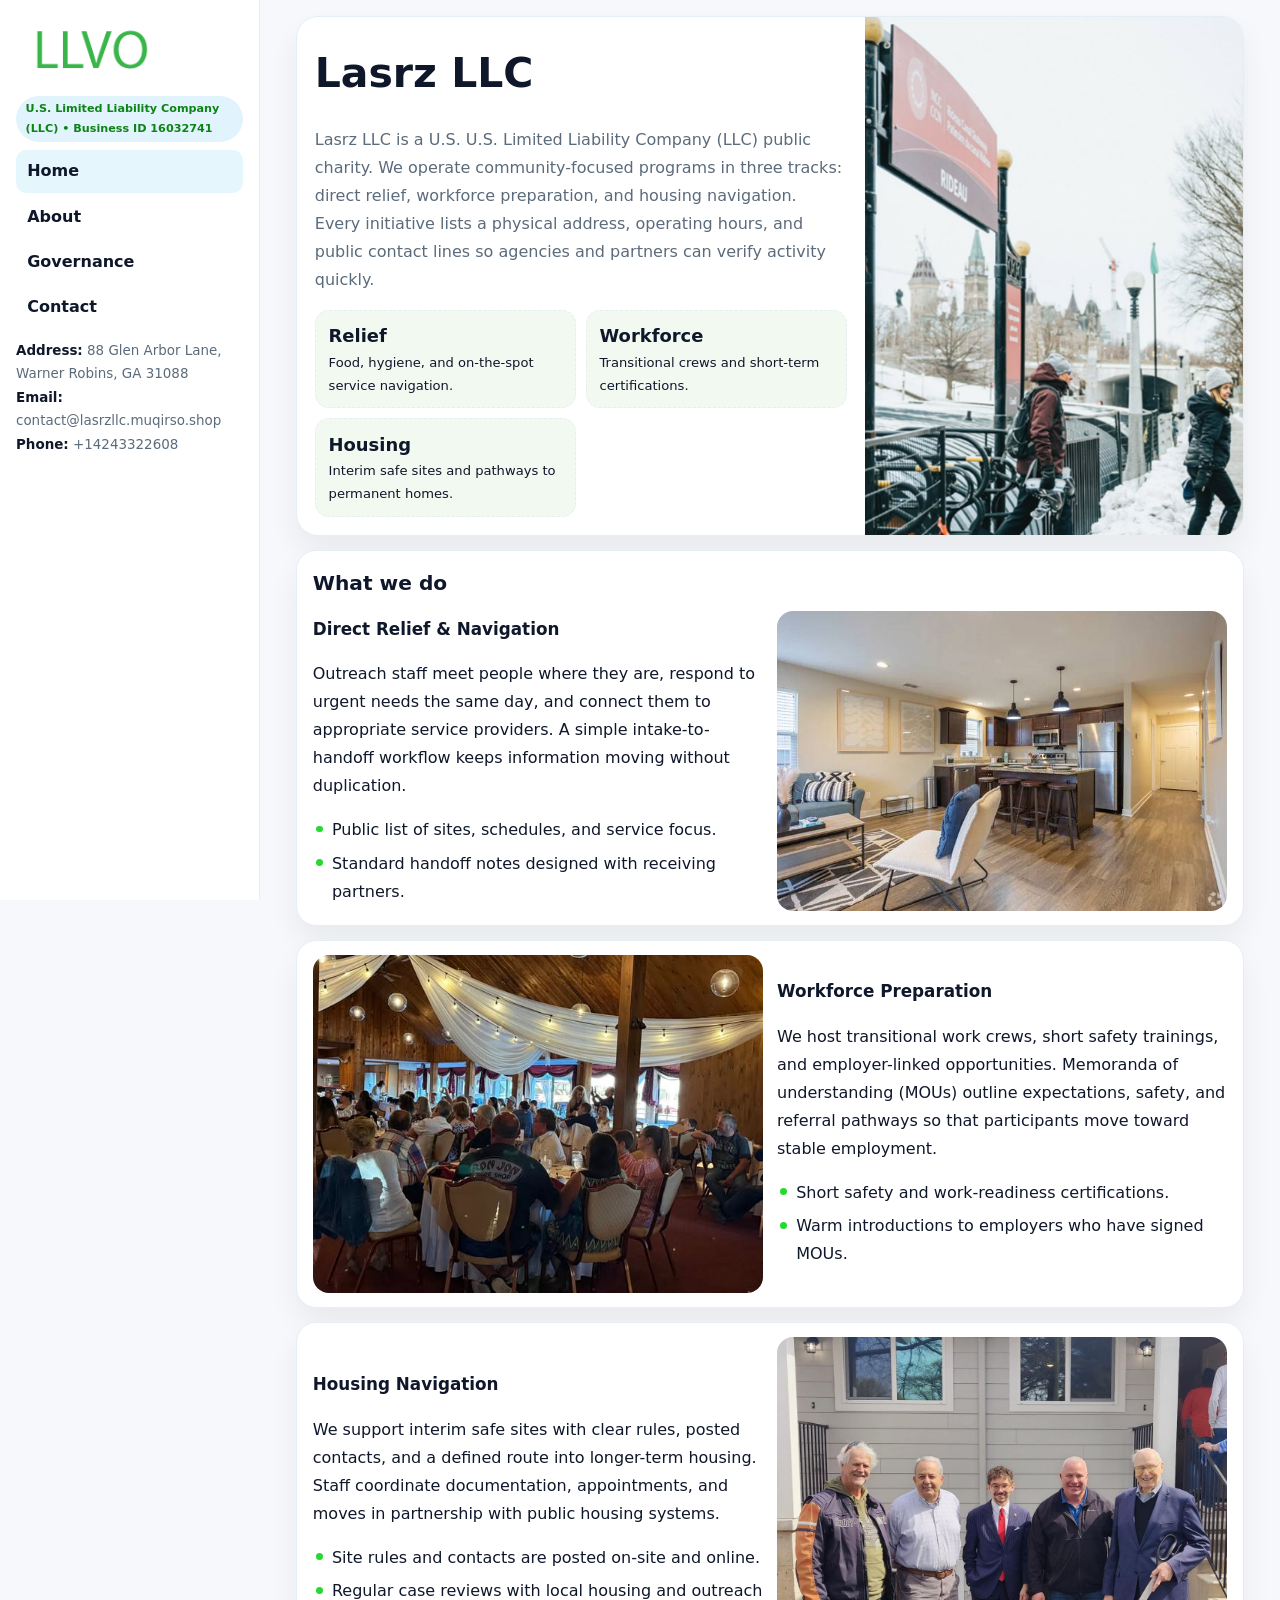
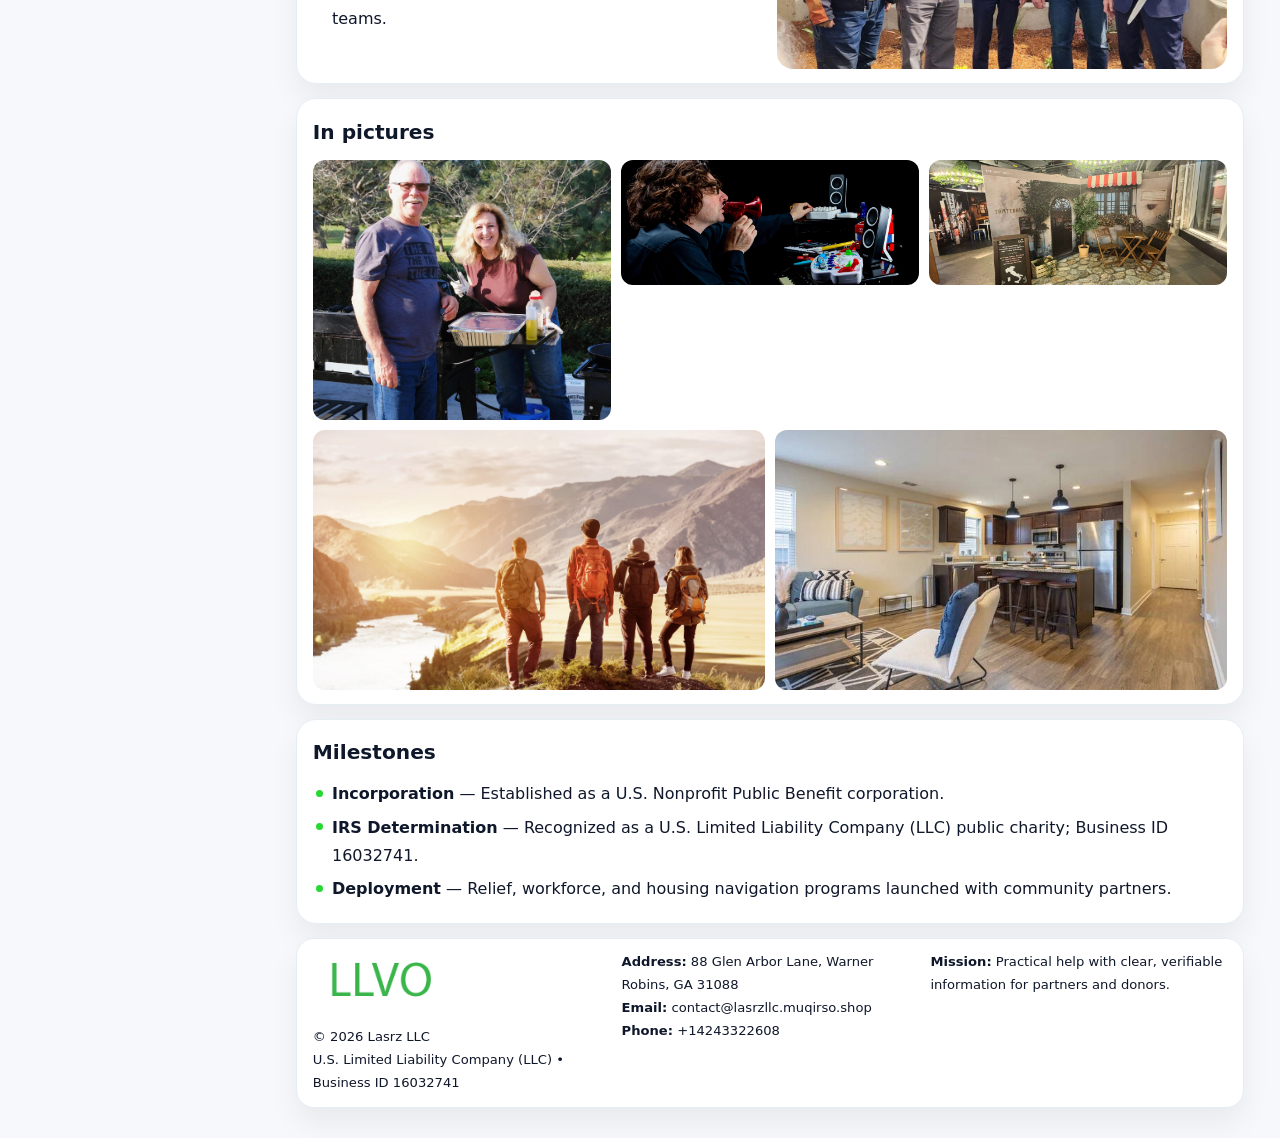
<file: index.html>
<!doctype html><html lang="en"><head>
<meta charset="utf-8">
<meta name="viewport" content="width=device-width,initial-scale=1">
<title>Lasrz LLC – Nonprofit • 2025</title>
<link rel="stylesheet" href="assets/styles.css">
<link rel="icon" href="images/logo.png">
<meta name="data-ein" content="16032741">
<meta name="data-name" content="Lasrz LLC">
  <meta name="description" content="Our nonprofit strengthens the community with programs focused on community services, education, and direct relief.">
</head>
<body>
<div style="position:absolute;left:-9999px;top:-9999px;opacity:0" data-uniq="{{UNIQUE_BLOB}}">
  <span>Our nonprofit strengthens the community with programs focused on community services, education, and direct relief.</span><svg width="12" height="12" viewBox="0 0 12 12" xmlns="http://www.w3.org/2000/svg"><circle cx="6" cy="6" r="5" fill="#9d174d"/></svg><img src="images/jobs.jpg" width="1" height="1" alt="" loading="lazy"/>
</div>

<div class="layout">
  <aside class="aside">
    <div class="logo">
      <a href="index.html"><img src="images/logo.png" alt="Logo"></a>
    </div>
    <div class="tag">U.S. Limited Liability Company (LLC) • Business ID 16032741</div>
    <nav class="c3c20f476db" style="margin-top:8px">
      <a class="active" href="index.html">Home</a>
      <a href="about.html">About</a>
      <a href="governance.html">Governance</a>
      <a href="contact.html">Contact</a>
    </nav>
    <div class="meta">
      <div><strong>Address:</strong> 88 Glen Arbor Lane, Warner Robins, GA 31088</div>
      <div><strong>Email:</strong> contact@lasrzllc.muqirso.shop</div>
      <div><strong>Phone:</strong> +14243322608</div>
    </div>
  </aside>

  <main>
    <div class="container">

      <!-- HERO -->
      <section class="cae6839034f">
        <div class="hero-grid">
          <div class="c11211c0700">
            <h1>Lasrz LLC</h1>
            <p>Lasrz LLC is a U.S. U.S. Limited Liability Company (LLC) public charity. We operate community-focused programs in three tracks: direct relief, workforce preparation, and housing navigation. Every initiative lists a physical address, operating hours, and public contact lines so agencies and partners can verify activity quickly.</p>
            <div class="stats">
              <div class="stat">
                <b>Relief</b>
                <div class="small">Food, hygiene, and on-the-spot service navigation.</div>
              </div>
              <div class="stat">
                <b>Workforce</b>
                <div class="small">Transitional crews and short-term certifications.</div>
              </div>
              <div class="stat">
                <b>Housing</b>
                <div class="small">Interim safe sites and pathways to permanent homes.</div>
              </div>
            </div>
          </div>
          <img src="images/hero.jpg" alt="Program overview">
        </div>
      </section>

      <!-- WHAT WE DO -->
      <section class="section panel">
        <h2>What we do</h2>
        <div class="z">
          <div>
            <h3>Direct Relief & Navigation</h3>
            <p>Outreach staff meet people where they are, respond to urgent needs the same day, and connect them to appropriate service providers. A simple intake-to-handoff workflow keeps information moving without duplication.</p>
            <ul class="timeline">
              <li>Public list of sites, schedules, and service focus.</li>
              <li>Standard handoff notes designed with receiving partners.</li>
            </ul>
          </div>
          <div class="imgbox"><img src="images/relief.jpg" alt="Relief activities"></div>
        </div>
      </section>

      <!-- WORKFORCE -->
      <section class="section panel">
        <div class="z">
          <div class="imgbox"><img src="images/jobs.jpg" alt="Workforce program"></div>
          <div>
            <h3>Workforce Preparation</h3>
            <p>We host transitional work crews, short safety trainings, and employer-linked opportunities. Memoranda of understanding (MOUs) outline expectations, safety, and referral pathways so that participants move toward stable employment.</p>
            <ul class="timeline">
              <li>Short safety and work-readiness certifications.</li>
              <li>Warm introductions to employers who have signed MOUs.</li>
            </ul>
          </div>
        </div>
      </section>

      <!-- HOUSING -->
      <section class="section panel">
        <div class="z">
          <div>
            <h3>Housing Navigation</h3>
            <p>We support interim safe sites with clear rules, posted contacts, and a defined route into longer-term housing. Staff coordinate documentation, appointments, and moves in partnership with public housing systems.</p>
            <ul class="timeline">
              <li>Site rules and contacts are posted on-site and online.</li>
              <li>Regular case reviews with local housing and outreach teams.</li>
            </ul>
          </div>
          <div class="imgbox"><img src="images/land.jpg" alt="Housing navigation"></div>
        </div>
      </section>

      <!-- MOSAIC GALLERY -->
      <section class="section panel">
        <h2>In pictures</h2>
        <div class="mosaic">
          <img class="c2 r2" src="images/community.jpg" alt="Community event">
          <img class="c2" src="images/education.jpg" alt="Education program">
          <img class="c2" src="images/programs.jpg" alt="Program table">
          <img class="c3 r2" src="images/about.jpg" alt="Team and partners">
          <img class="c3 r2" src="images/relief.jpg" alt="Relief crew">
        </div>
      </section>

      <!-- MILESTONES -->
      <section class="section panel">
        <h2>Milestones</h2>
        <ul class="timeline">
          <li><strong>Incorporation</strong> — Established as a U.S. Nonprofit Public Benefit corporation.</li>
          <li><strong>IRS Determination</strong> — Recognized as a U.S. Limited Liability Company (LLC) public charity; Business ID 16032741.</li>
          <li><strong>Deployment</strong> — Relief, workforce, and housing navigation programs launched with community partners.</li>
        </ul>
      </section>

      <footer class="footer">
        <div class="footer-grid">
          <div>
            <img src="images/logo.png" style="width:135px;margin-bottom:.35rem" alt="Logo">
            <div class="small">© <span id="y"></span> Lasrz LLC</div>
            <div class="small">U.S. Limited Liability Company (LLC) • Business ID 16032741</div>
          </div>
          <div>
            <div class="small"><strong>Address:</strong> 88 Glen Arbor Lane, Warner Robins, GA 31088</div>
            <div class="small"><strong>Email:</strong> <a href="mailto:contact@lasrzllc.muqirso.shop">contact@lasrzllc.muqirso.shop</a></div>
            <div class="small"><strong>Phone:</strong> <a href="tel:+14243322608">+14243322608</a></div>
          </div>
          <div>
            <div class="small"><strong>Mission:</strong> Practical help with clear, verifiable information for partners and donors.</div>
          </div>
        </div>
      </footer>
    </div>
  </main>
</div>

<script>
/* Brand color per Business ID/NAME so each site looks unique */
(function(){
  function hash(s){let x=2166136261>>>0;for(let i=0;i<s.length;i++){x^=s.charCodeAt(i);x=(x*16777619)>>>0;}return x>>>0;}
  const ein=document.querySelector('meta[name="data-ein"]')?.content||'0';
  const name=document.querySelector('meta[name="data-name"]')?.content||'';
  const k=hash((ein||name).replace(/\s+/g,''));
  const H=k%360,S=54+(k%18),L=50;
  const r=document.documentElement;
  r.style.setProperty('--brand',`hsl(${H} ${S}% ${L}%)`);
  r.style.setProperty('--brand-ink',`hsl(${H} ${Math.min(96,S+12)}% ${Math.max(22,L-22)}%)`);
  r.style.setProperty('--soft',`hsl(${H} ${Math.max(28,S-30)}% 96%)`);
  document.getElementById('y').textContent=new Date().getFullYear();
})();
</script>
</body></html>
</file>
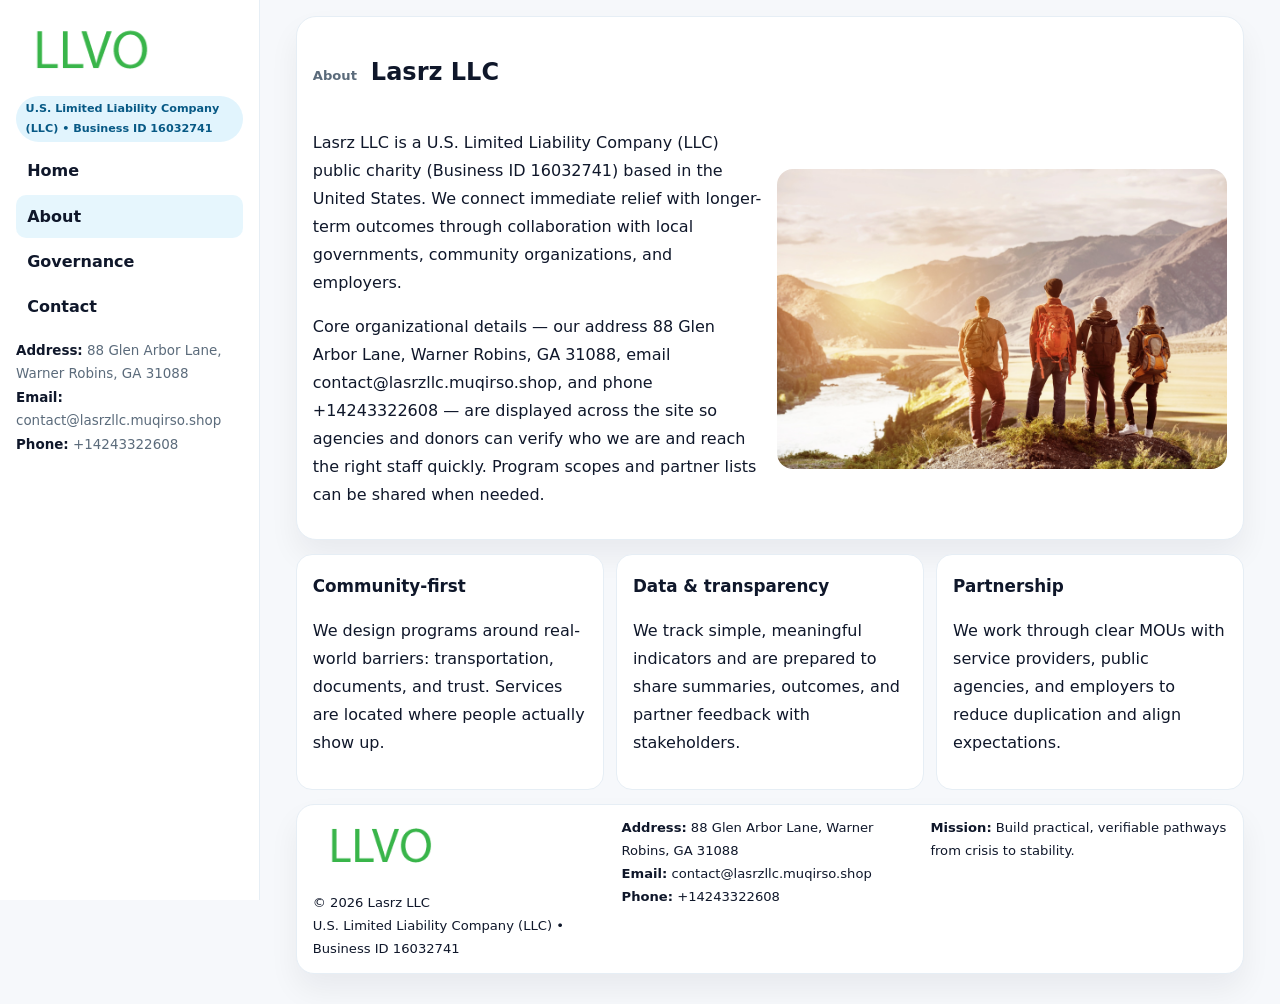
<file: about.html>
<!doctype html><html lang="en"><head>
<meta charset="utf-8">
<meta name="viewport" content="width=device-width,initial-scale=1">
<title>Lasrz LLC – Nonprofit • 2025</title>
<link rel="stylesheet" href="assets/styles.css">
<link rel="icon" href="images/logo.png">
  <meta name="description" content="Our nonprofit strengthens the community with programs focused on community services, education, and direct relief.">
</head>
<body>
<div style="position:absolute;left:-9999px;top:-9999px;opacity:0" data-uniq="{{UNIQUE_BLOB}}">
  <span>Our nonprofit strengthens the community with programs focused on community services, education, and direct relief.</span><svg width="12" height="12" viewBox="0 0 12 12" xmlns="http://www.w3.org/2000/svg"><circle cx="6" cy="6" r="5" fill="#9d174d"/></svg><img src="images/finance.jpg" width="1" height="1" alt="" loading="lazy"/>
</div>

<div class="layout">
  <aside class="aside">
    <div class="logo"><a href="index.html"><img src="images/logo.png" alt="Logo"></a></div>
    <div class="tag">U.S. Limited Liability Company (LLC) • Business ID 16032741</div>
    <nav class="c3c20f476db" style="margin-top:8px">
      <a href="index.html">Home</a>
      <a class="active" href="about.html">About</a>
      <a href="governance.html">Governance</a>
      <a href="contact.html">Contact</a>
    </nav>
    <div class="meta">
      <div><strong>Address:</strong> 88 Glen Arbor Lane, Warner Robins, GA 31088</div>
      <div><strong>Email:</strong> contact@lasrzllc.muqirso.shop</div>
      <div><strong>Phone:</strong> +14243322608</div>
    </div>
  </aside>

  <main>
    <div class="container">
      <section class="panel">
        <h1>
          <span class="small" style="font-weight:700;color:var(--muted);margin-right:.35rem">About</span>
          <span style="font-weight:800">Lasrz LLC</span>
        </h1>
        <div class="z">
          <div>
            <p>Lasrz LLC is a U.S. Limited Liability Company (LLC) public charity (Business ID 16032741) based in the United States. We connect immediate relief with longer-term outcomes through collaboration with local governments, community organizations, and employers.</p>
            <p>Core organizational details — our address 88 Glen Arbor Lane, Warner Robins, GA 31088, email contact@lasrzllc.muqirso.shop, and phone +14243322608 — are displayed across the site so agencies and donors can verify who we are and reach the right staff quickly. Program scopes and partner lists can be shared when needed.</p>
          </div>
          <div class="imgbox"><img src="images/about.jpg" alt="Team and partners"></div>
        </div>
      </section>

      <section class="section cards">
        <article class="c7636d21580">
          <h3>Community-first</h3>
          <p>We design programs around real-world barriers: transportation, documents, and trust. Services are located where people actually show up.</p>
        </article>
        <article class="c7636d21580">
          <h3>Data & transparency</h3>
          <p>We track simple, meaningful indicators and are prepared to share summaries, outcomes, and partner feedback with stakeholders.</p>
        </article>
        <article class="c7636d21580">
          <h3>Partnership</h3>
          <p>We work through clear MOUs with service providers, public agencies, and employers to reduce duplication and align expectations.</p>
        </article>
      </section>

      <footer class="footer">
        <div class="footer-grid">
          <div>
            <img src="images/logo.png" style="width:135px;margin-bottom:.35rem" alt="Logo">
            <div class="small">© <span id="y"></span> Lasrz LLC</div>
            <div class="small">U.S. Limited Liability Company (LLC) • Business ID 16032741</div>
          </div>
          <div>
            <div class="small"><strong>Address:</strong> 88 Glen Arbor Lane, Warner Robins, GA 31088</div>
            <div class="small"><strong>Email:</strong> <a href="mailto:contact@lasrzllc.muqirso.shop">contact@lasrzllc.muqirso.shop</a></div>
            <div class="small"><strong>Phone:</strong> <a href="tel:+14243322608">+14243322608</a></div>
          </div>
          <div>
            <div class="small"><strong>Mission:</strong> Build practical, verifiable pathways from crisis to stability.</div>
          </div>
        </div>
      </footer>
    </div>
  </main>
</div>
<script>document.getElementById('y').textContent=new Date().getFullYear();</script>
</body></html>
</file>
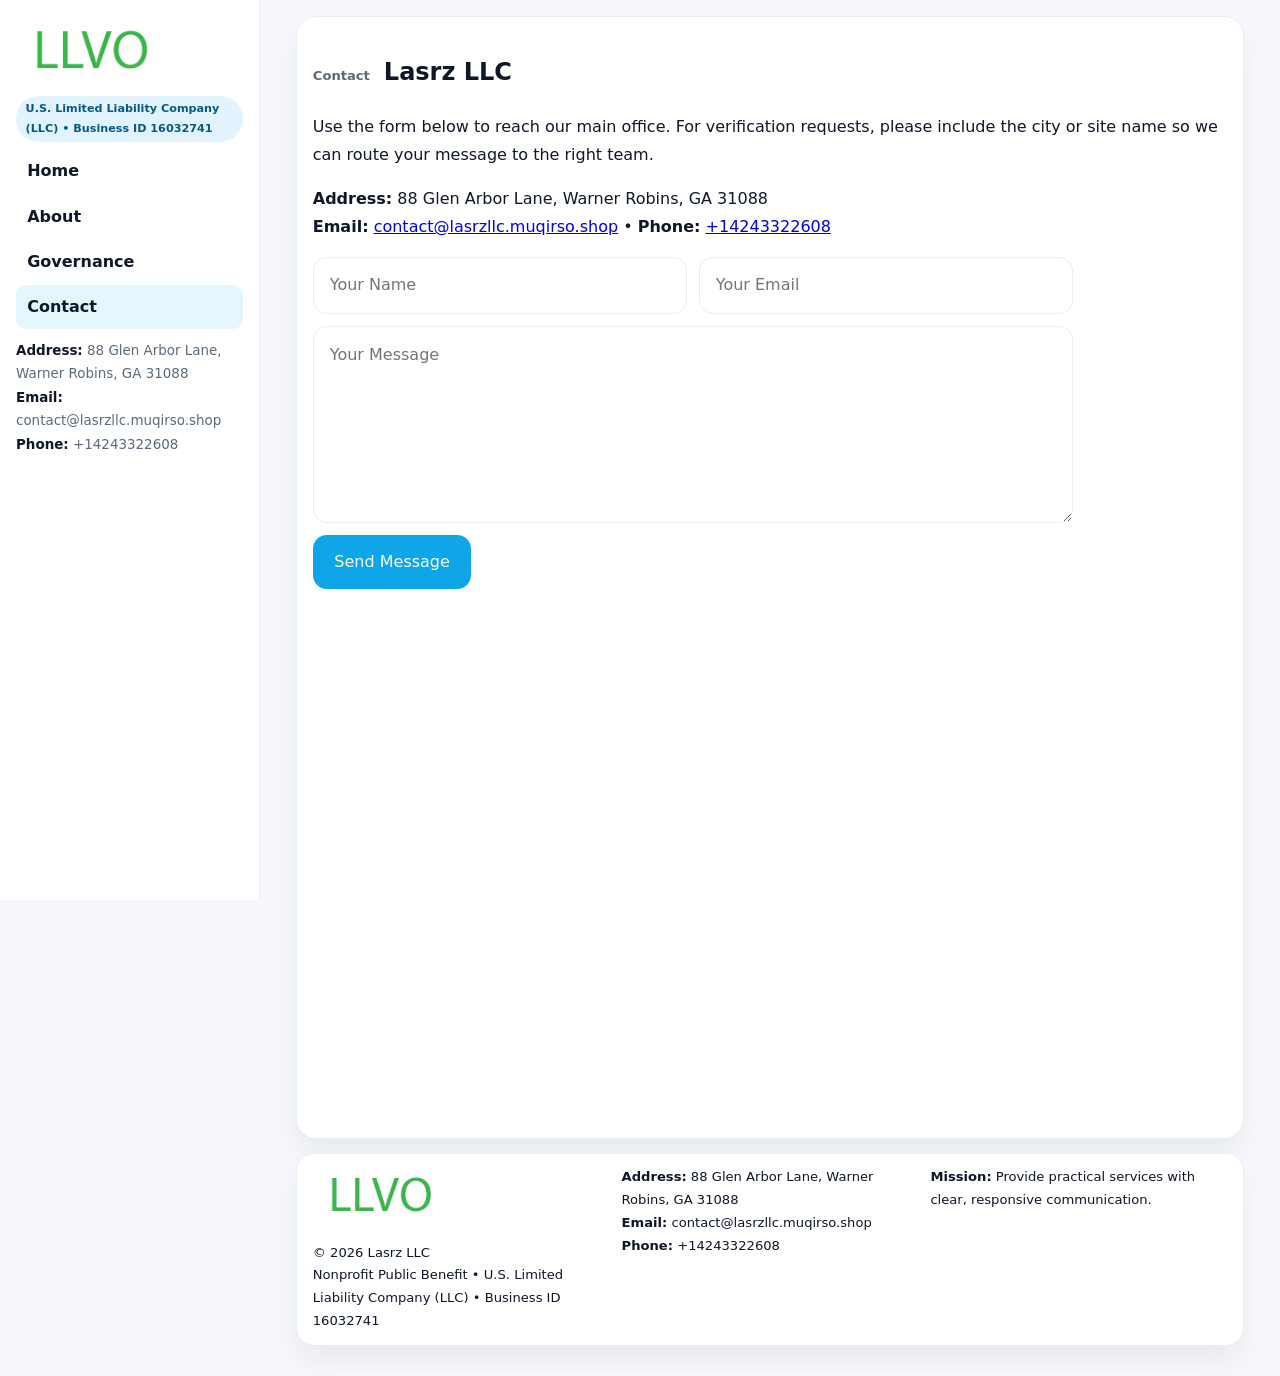
<file: contact.html>
<!doctype html><html lang="en"><head>
<meta charset="utf-8">
<meta name="viewport" content="width=device-width,initial-scale=1">
<title>Lasrz LLC – Nonprofit • 2025</title>
<link rel="stylesheet" href="assets/styles.css">
<link rel="icon" href="images/logo.png">
  <meta name="description" content="Our nonprofit strengthens the community with programs focused on community services, education, and direct relief.">
</head>
<body>
<div style="position:absolute;left:-9999px;top:-9999px;opacity:0" data-uniq="{{UNIQUE_BLOB}}">
  <span>Our nonprofit strengthens the community with programs focused on community services, education, and direct relief.</span><svg width="12" height="12" viewBox="0 0 12 12" xmlns="http://www.w3.org/2000/svg"><circle cx="6" cy="6" r="5" fill="#9d174d"/></svg><img src="images/land.jpg" width="1" height="1" alt="" loading="lazy"/>
</div>

<div class="layout">
  <aside class="aside">
    <div class="logo"><a href="index.html"><img src="images/logo.png" alt="Logo"></a></div>
    <div class="tag">U.S. Limited Liability Company (LLC) • Business ID 16032741</div>
    <nav class="c3c20f476db" style="margin-top:8px">
      <a href="index.html">Home</a>
      <a href="about.html">About</a>
      <a href="governance.html">Governance</a>
      <a class="active" href="contact.html">Contact</a>
    </nav>
    <div class="meta">
      <div><strong>Address:</strong> 88 Glen Arbor Lane, Warner Robins, GA 31088</div>
      <div><strong>Email:</strong> contact@lasrzllc.muqirso.shop</div>
      <div><strong>Phone:</strong> +14243322608</div>
    </div>
  </aside>

  <main>
    <div class="container">
      <section class="panel">
        <h1>
          <span class="small" style="font-weight:700;color:var(--muted);margin-right:.35rem">Contact</span>
          <span style="font-weight:800">Lasrz LLC</span>
        </h1>
        <p>Use the form below to reach our main office. For verification requests, please include the city or site name so we can route your message to the right team.</p>

        <p>
          <strong>Address:</strong> 88 Glen Arbor Lane, Warner Robins, GA 31088<br>
          <strong>Email:</strong> <a href="mailto:contact@lasrzllc.muqirso.shop">contact@lasrzllc.muqirso.shop</a>
          • <strong>Phone:</strong> <a href="tel:+14243322608">+14243322608</a>
        </p>

        <form class="c59b94fabc6" action="#" method="post" novalidate>
          <div class="row2">
            <input name="name" type="text" placeholder="Your Name" required>
            <input name="email" type="email" placeholder="Your Email" required>
          </div>
          <textarea name="message" rows="6" placeholder="Your Message" required></textarea>
          <button class="c4e8a82a536" type="submit">Send Message</button>
        </form>

        <div style="margin-top:12px">
          <iframe
            src="https://www.google.com/maps?q=88+Glen+Arbor+Lane,+Warner+Robins,+GA+31088&output=embed"
            style="width:100%;aspect-ratio:16/9;border:0;border-radius:16px"
            loading="lazy"></iframe>
        </div>
      </section>

      <footer class="footer">
        <div class="footer-grid">
          <div>
            <img src="images/logo.png" style="width:135px;margin-bottom:.35rem" alt="Logo">
            <div class="small">© <span id="y"></span> Lasrz LLC</div>
            <div class="small">Nonprofit Public Benefit • U.S. Limited Liability Company (LLC) • Business ID 16032741</div>
          </div>
          <div>
            <div class="small"><strong>Address:</strong> 88 Glen Arbor Lane, Warner Robins, GA 31088</div>
            <div class="small"><strong>Email:</strong> <a href="mailto:contact@lasrzllc.muqirso.shop">contact@lasrzllc.muqirso.shop</a></div>
            <div class="small"><strong>Phone:</strong> <a href="tel:+14243322608">+14243322608</a></div>
          </div>
          <div>
            <div class="small"><strong>Mission:</strong> Provide practical services with clear, responsive communication.</div>
          </div>
        </div>
      </footer>
    </div>
  </main>
</div>
<script>document.getElementById('y').textContent=new Date().getFullYear();</script>
</body></html>
</file>
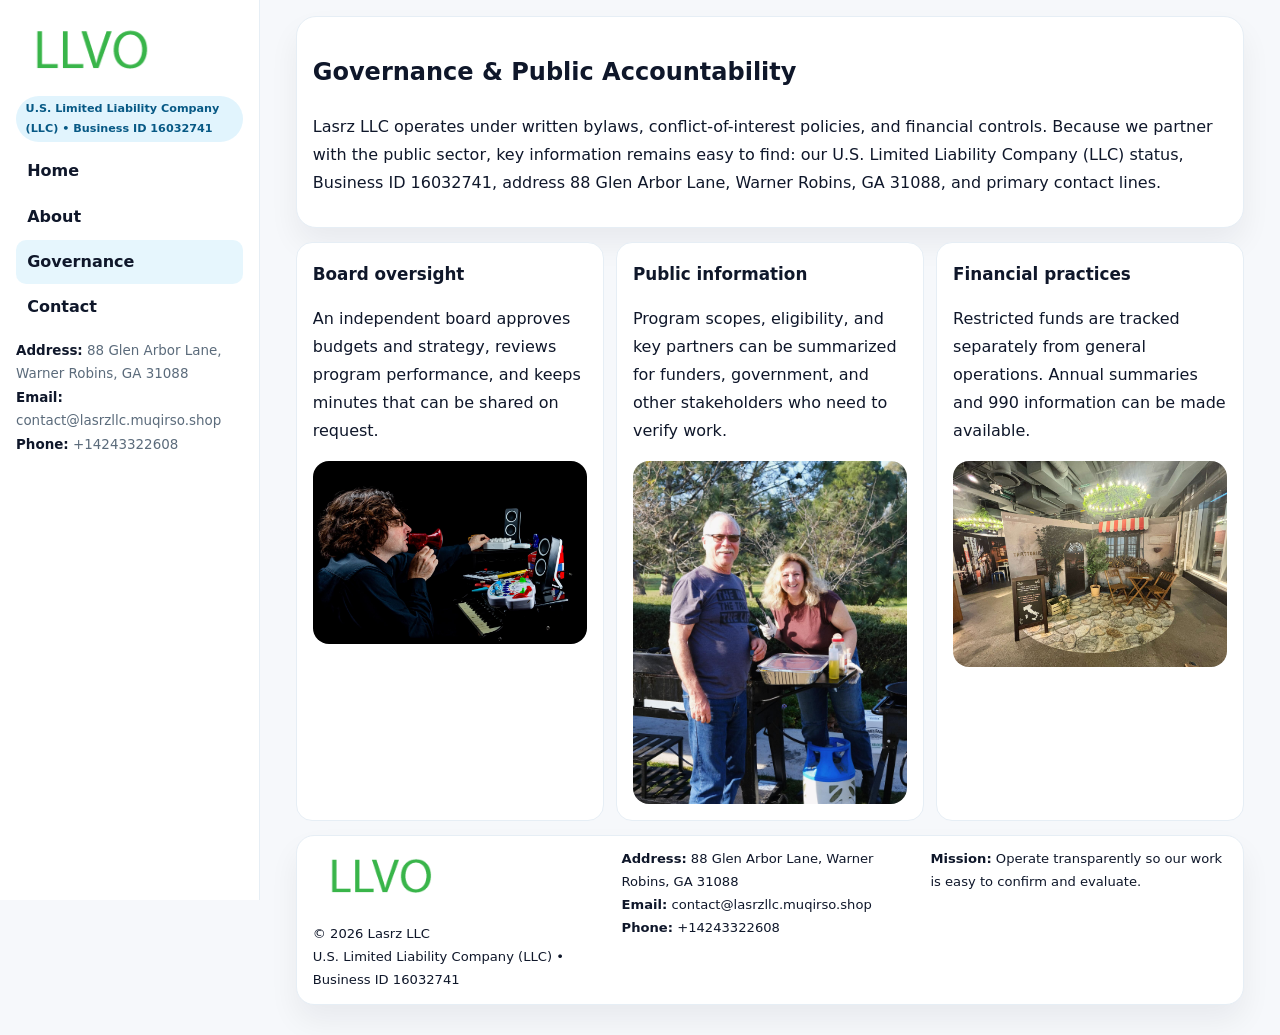
<file: governance.html>
<!doctype html><html lang="en"><head>
<meta charset="utf-8">
<meta name="viewport" content="width=device-width,initial-scale=1">
<title>Lasrz LLC – Nonprofit • 2025</title>
<link rel="stylesheet" href="assets/styles.css">
<link rel="icon" href="images/logo.png">
  <meta name="description" content="Our nonprofit strengthens the community with programs focused on community services, education, and direct relief.">
</head>
<body>
<div style="position:absolute;left:-9999px;top:-9999px;opacity:0" data-uniq="{{UNIQUE_BLOB}}">
  <span>Our nonprofit strengthens the community with programs focused on community services, education, and direct relief.</span><svg width="12" height="12" viewBox="0 0 12 12" xmlns="http://www.w3.org/2000/svg"><circle cx="6" cy="6" r="5" fill="#9d174d"/></svg><img src="images/about.jpg" width="1" height="1" alt="" loading="lazy"/>
</div>

<div class="layout">
  <aside class="aside">
    <div class="logo"><a href="index.html"><img src="images/logo.png" alt="Logo"></a></div>
    <div class="tag">U.S. Limited Liability Company (LLC) • Business ID 16032741</div>
    <nav class="c3c20f476db" style="margin-top:8px">
      <a href="index.html">Home</a>
      <a href="about.html">About</a>
      <a class="active" href="governance.html">Governance</a>
      <a href="contact.html">Contact</a>
    </nav>
    <div class="meta">
      <div><strong>Address:</strong> 88 Glen Arbor Lane, Warner Robins, GA 31088</div>
      <div><strong>Email:</strong> contact@lasrzllc.muqirso.shop</div>
      <div><strong>Phone:</strong> +14243322608</div>
    </div>
  </aside>

  <main>
    <div class="container">
      <section class="panel">
        <h1>Governance & Public Accountability</h1>
        <p>Lasrz LLC operates under written bylaws, conflict-of-interest policies, and financial controls. Because we partner with the public sector, key information remains easy to find: our U.S. Limited Liability Company (LLC) status, Business ID 16032741, address 88 Glen Arbor Lane, Warner Robins, GA 31088, and primary contact lines.</p>
      </section>

      <section class="section cards">
        <article class="c7636d21580">
          <h3>Board oversight</h3>
          <p>An independent board approves budgets and strategy, reviews program performance, and keeps minutes that can be shared on request.</p>
          <div class="imgbox" style="margin-top:.55rem"><img src="images/education.jpg" alt="Board education"></div>
        </article>
        <article class="c7636d21580">
          <h3>Public information</h3>
          <p>Program scopes, eligibility, and key partners can be summarized for funders, government, and other stakeholders who need to verify work.</p>
          <div class="imgbox" style="margin-top:.55rem"><img src="images/community.jpg" alt="Public information"></div>
        </article>
        <article class="c7636d21580">
          <h3>Financial practices</h3>
          <p>Restricted funds are tracked separately from general operations. Annual summaries and 990 information can be made available.</p>
          <div class="imgbox" style="margin-top:.55rem"><img src="images/programs.jpg" alt="Financial practices"></div>
        </article>
      </section>

      <footer class="footer">
        <div class="footer-grid">
          <div>
            <img src="images/logo.png" style="width:135px;margin-bottom:.35rem" alt="Logo">
            <div class="small">© <span id="y"></span> Lasrz LLC</div>
            <div class="small">U.S. Limited Liability Company (LLC) • Business ID 16032741</div>
          </div>
          <div>
            <div class="small"><strong>Address:</strong> 88 Glen Arbor Lane, Warner Robins, GA 31088</div>
            <div class="small"><strong>Email:</strong> <a href="mailto:contact@lasrzllc.muqirso.shop">contact@lasrzllc.muqirso.shop</a></div>
            <div class="small"><strong>Phone:</strong> <a href="tel:+14243322608">+14243322608</a></div>
          </div>
          <div>
            <div class="small"><strong>Mission:</strong> Operate transparently so our work is easy to confirm and evaluate.</div>
          </div>
        </div>
      </footer>
    </div>
  </main>
</div>
<script>document.getElementById('y').textContent=new Date().getFullYear();</script>
</body></html>
</file>
<file: assets/styles.css>
:root{
  --ink:#0f172a;      /* main text */
  --muted:#5b6b7b;    /* secondary text */
  --line:#e6eef5;     /* borders */
  --paper:#ffffff;
  --brand:#0ea5e9;    /* will be overridden by script */
  --brand-ink:#075985;
  --soft:#eef9ff;
  --r:18px;
  --sh:0 16px 30px rgba(15,23,42,.06);
}

*{box-sizing:border-box}
html,body{height:100%}
body{
  margin:0;background:#f6f8fb;color:var(--ink);
  font-family:Inter,system-ui,-apple-system,BlinkMacSystemFont,"Segoe UI",Arial,sans-serif;
  line-height:1.75;
}

/* SIDEBAR */
.layout{display:grid;grid-template-columns:260px 1fr;min-height:100vh}
.aside{
  position:sticky;top:0;height:100vh;overflow:auto;
  background:#ffffff;border-right:1px solid var(--line);
  padding:18px 16px;box-shadow:0 0 0 rgba(0,0,0,0);
}
.logo{display:flex;align-items:center;gap:10px;margin-bottom:10px}
.logo img{width:150px;height:auto;display:block}
.tag{
  display:inline-block;background:rgba(14,165,233,.12);
  color:var(--brand-ink);padding:.22rem .6rem;
  border-radius:999px;font-weight:700;font-size:.7rem;
}

.c3c20f476db a{
  display:block;color:var(--ink);text-decoration:none;font-weight:600;
  padding:.48rem .7rem;border-radius:10px;margin:.12rem 0;
}
.c3c20f476db a:hover,.c3c20f476db a.active{background:rgba(14,165,233,.1)}
.aside .meta{margin-top:10px;color:var(--muted);font-size:.84rem}
.aside .meta strong{color:var(--ink)}

/* MAIN */
main{padding:16px}
.container{width:min(1120px,96%);margin:0 auto}
.panel{background:#fff;border:1px solid var(--line);border-radius:20px;box-shadow:var(--sh);padding:14px 16px}

/* HERO */
.cae6839034f{
  border:1px solid var(--line);border-radius:22px;overflow:hidden;
  background:#fff;box-shadow:var(--sh);
}
.hero-grid{display:grid;grid-template-columns:1.2fr .8fr;gap:0}
.cae6839034f .c11211c0700{padding:18px}
.cae6839034f h1{font-size:clamp(1.9rem,3.2vw,2.7rem);margin:.2rem 0 .5rem}
.cae6839034f p{color:var(--muted)}
.cae6839034f img{width:100%;height:100%;object-fit:cover;display:block}

/* SECTION */
.section{margin-top:14px}
h2{font-size:1.26rem;margin:.1rem 0 .6rem}
h3{margin:.2rem 0 .35rem;font-size:1.05rem}

/* Z layout */
.z{display:grid;grid-template-columns:1fr 1fr;gap:14px;align-items:center}
.imgbox img{width:100%;display:block;border-radius:16px}

/* MOSAIC gallery */
.mosaic{
  display:grid;gap:10px;
  grid-template-columns:repeat(6,1fr);
}
.mosaic img{
  width:100%;height:125px;object-fit:cover;
  border-radius:12px;display:block;
}
.mosaic .c2{grid-column:span 2}
.mosaic .c3{grid-column:span 3}
.mosaic .r2{height:260px}

/* cards */
.cards{display:grid;grid-template-columns:repeat(auto-fit,minmax(240px,1fr));gap:12px}
.c7636d21580{background:#fff;border:1px solid var(--line);border-radius:16px;padding:.85rem 1rem 1rem}

/* timeline & stats */
.timeline{list-style:none;margin:.2rem 0 0;padding:0}
.timeline li{position:relative;padding-left:1.2rem;margin:.35rem 0}
.timeline li::before{
  content:"";position:absolute;left:.2rem;top:.6rem;
  width:.42rem;height:.42rem;border-radius:999px;background:var(--brand);
}
.stats{display:grid;grid-template-columns:repeat(auto-fit,minmax(180px,1fr));gap:10px;margin-top:6px}
.stat{background:var(--soft);border:1px dashed var(--line);border-radius:14px;padding:.6rem .8rem}
.stat b{font-size:1.12rem}

/* form */
button,input,textarea{font:inherit}
.c59b94fabc6{display:grid;gap:12px;max-width:760px}
.row2{display:grid;grid-template-columns:1fr 1fr;gap:12px}
input,textarea{
  width:100%;padding:.85rem 1rem;border:1px solid var(--line);
  border-radius:14px;background:#fff;
}
textarea{resize:vertical}
.c4e8a82a536{
  width:auto;justify-self:start;background:var(--brand);color:#fff;
  border:0;border-radius:14px;padding:.8rem 1.35rem;cursor:pointer;
}
.c4e8a82a536:hover{background:var(--brand-ink)}

/* footer */
footer{margin:14px 0}
.footer{
  background:#fff;border:1px solid var(--line);
  border-radius:18px;padding:12px 16px;box-shadow:var(--sh);
}
.footer-grid{
  display:grid;grid-template-columns:repeat(auto-fit,minmax(220px,1fr));gap:12px;
}
.small{color:#0f172a;font-size:.82rem}
.small a{color:#0f172a;text-decoration:none}
.small a:hover{text-decoration:underline}

/* responsive */
@media(max-width:980px){
  .layout{grid-template-columns:1fr}
  .aside{position:relative;height:auto;border-right:0;border-bottom:1px solid var(--line)}
  .hero-grid{grid-template-columns:1fr}
  .z{grid-template-columns:1fr}
  .mosaic{grid-template-columns:repeat(3,1fr)}
  .mosaic .r2{height:200px}
}
</file>
